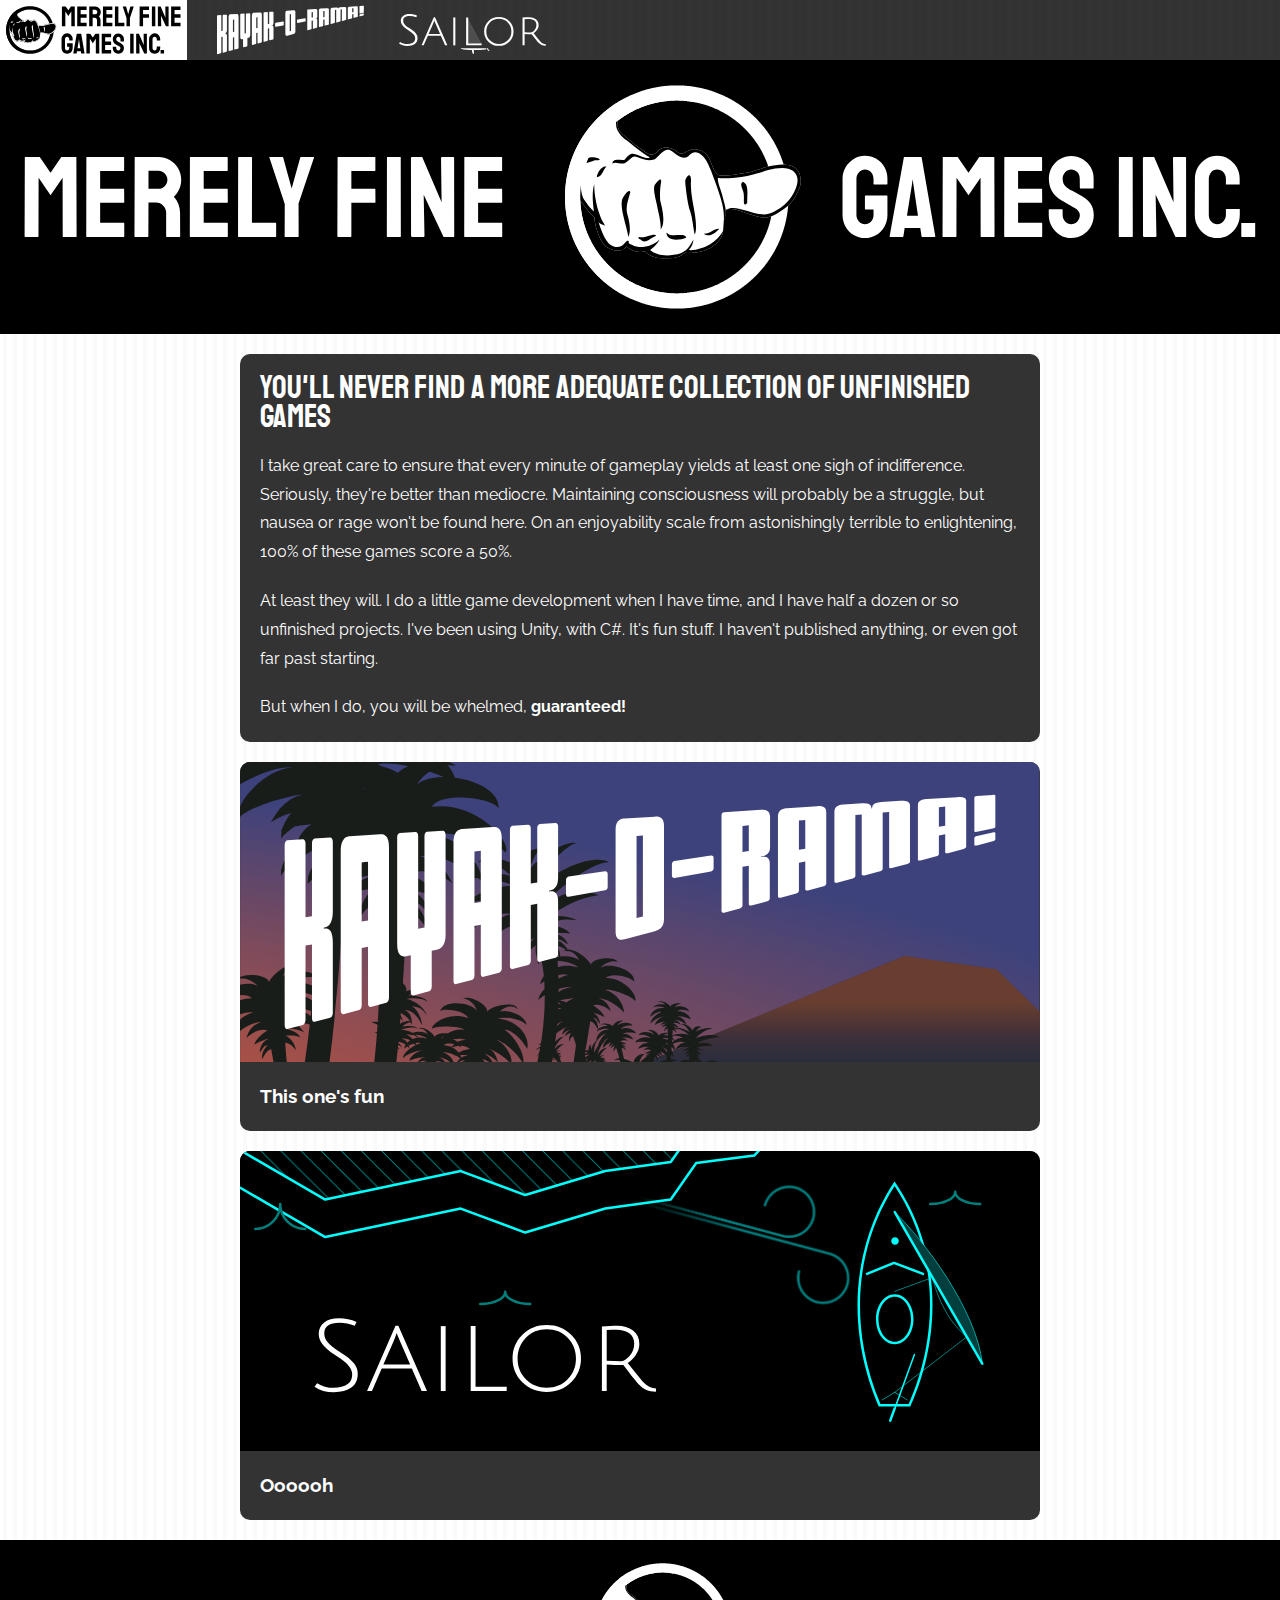
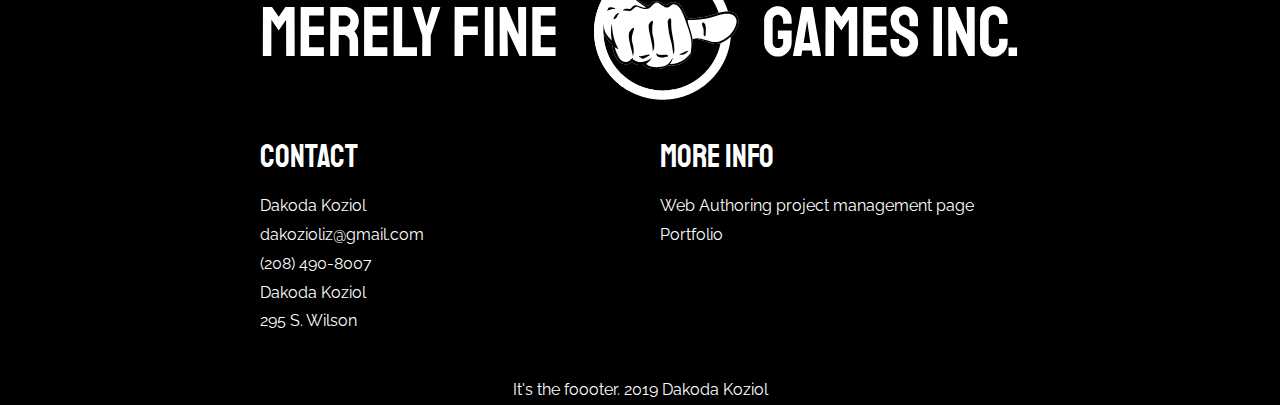
<file: index.html>
<!doctype html>
<html lang="en">
<head>
	<meta charset="utf-8">
	<title>Merely Fine Games INC.</title>
	<link rel="icon" href="images/Logo.svg">
	
	<link href="main.css" rel="stylesheet" type="text/css">
	<link href="index.css" rel="stylesheet" type="text/css">
	
	<link href="https://fonts.googleapis.com/css?family=Raleway" rel="stylesheet">
	<link href="https://fonts.googleapis.com/css?family=Staatliches" rel="stylesheet">
	
	<meta name="viewport" content="width=device-width, initial-scale=1">
</head>
<body>
	<nav>
		<a>
			<img src="images/LogoLarge.svg" alt="MFG Inc. Home" id="currentPage">
		</a>
		<a href="Kayakorama.html">
			<img src="images/Kayakorama/KayakoramaLogo.svg" alt="Kayakorama">
		</a>
		<a href="Sailor.html">
			<img src="images/Sailor/SailorLogo.svg" alt="Sailor">
		</a>
	</nav>
	
	<header>
		<img src="images/LogoWide.svg" alt="Merely Fine Games INC. wide logo">
	</header>
	
	
	
	<article> 
		<section id="about">
			<h2>You'll never find a more adequate collection of unfinished games</h2>
			
			<p>I take great care to ensure that every minute of gameplay yields at least one sigh of indifference. Seriously, they're better than mediocre. Maintaining consciousness will probably be a struggle, but nausea or rage won't be found here. On an enjoyability scale from astonishingly terrible to enlightening, 100% of these games score a 50%.</p>
			
			<p>At least they will. I do a little game development when I have time, and I have half a dozen or so unfinished projects. I've been using Unity, with C#. It's fun stuff. I haven't published anything, or even got far past starting.</p>
			
			<p>But when I do, you will be whelmed, <b>guaranteed!</b></p>
		</section>
	</article>
	
	
	<div id="gameGallery">
		<a href="Kayakorama.html">
		<div class="logoWide">
			<img src="images/Kayakorama/miniKayakoramaBanner.svg" alt="Kayakorama small banner">
			<h3>This one's fun</h3>
		</div></a>

		<a href="Sailor.html">
		<div class="logoWide">
			<img src="images/Sailor/miniSailorBanner.svg" alt="Sailor small banner">
			<h3>Oooooh</h3>
		</div></a>
	</div>
	
	
	<footer>
		<div id="contact">
			<img src="images/LogoWide.svg" alt="Merely Fine Games INC. wide logo">
			
			<div class="column">
				<h2>Contact</h2>
				<ul>
					<li>Dakoda Koziol</li>
					<li>dakozioliz@gmail.com</li>
					<li>(208) 490-8007</li>
					<li>Dakoda Koziol</li>
					<li>295 S. Wilson</li>
				</ul>
			</div>
			
			<div class="column">
				<h2>More info</h2>
				<ul>
					<li><a href="https://students.csitech.net/dkoziol/cmp.html">Web Authoring project management page</a></li>
					<li><a href="https://dkoziol2.wixsite.com/dakodakoziol">Portfolio</a></li>
				</ul>
			</div>
		</div>
		<div id="bottomText">It's the foooter. 2019 Dakoda Koziol</div>
	</footer>
</body>
</html>
</file>
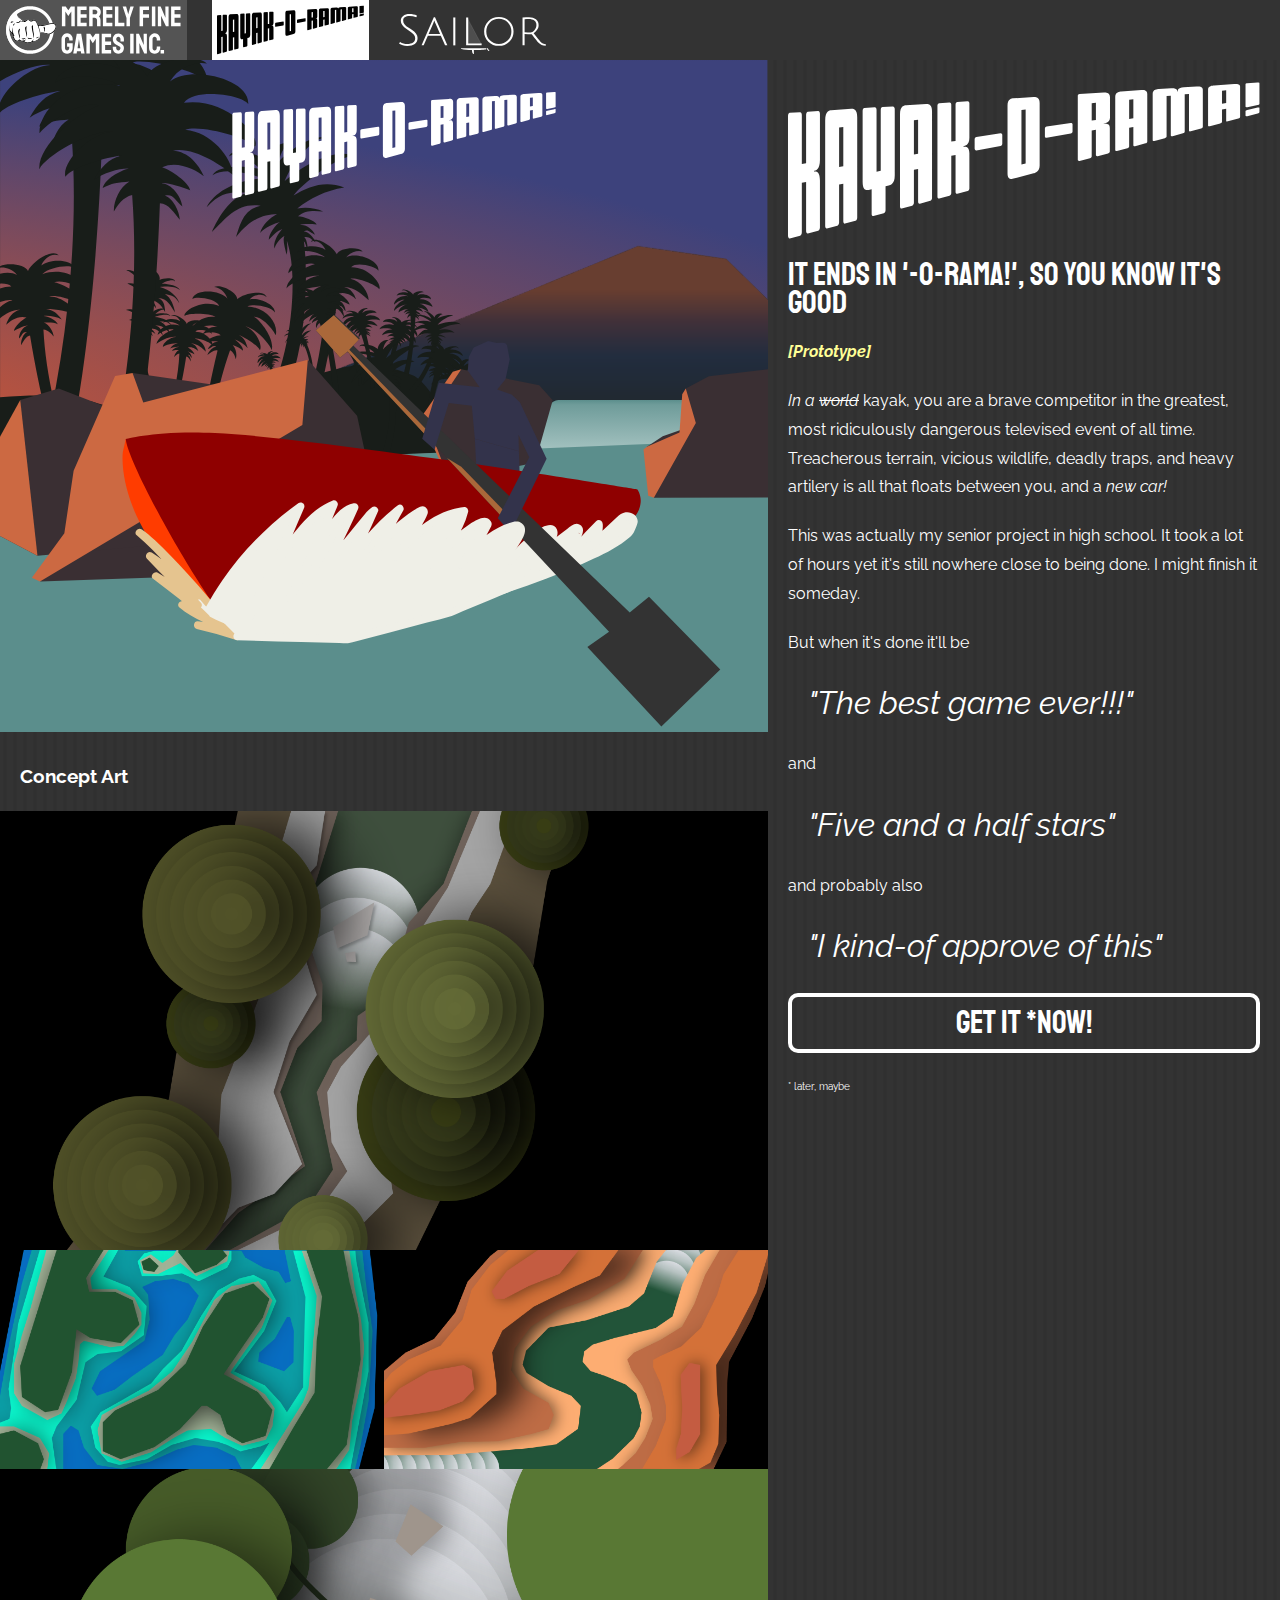
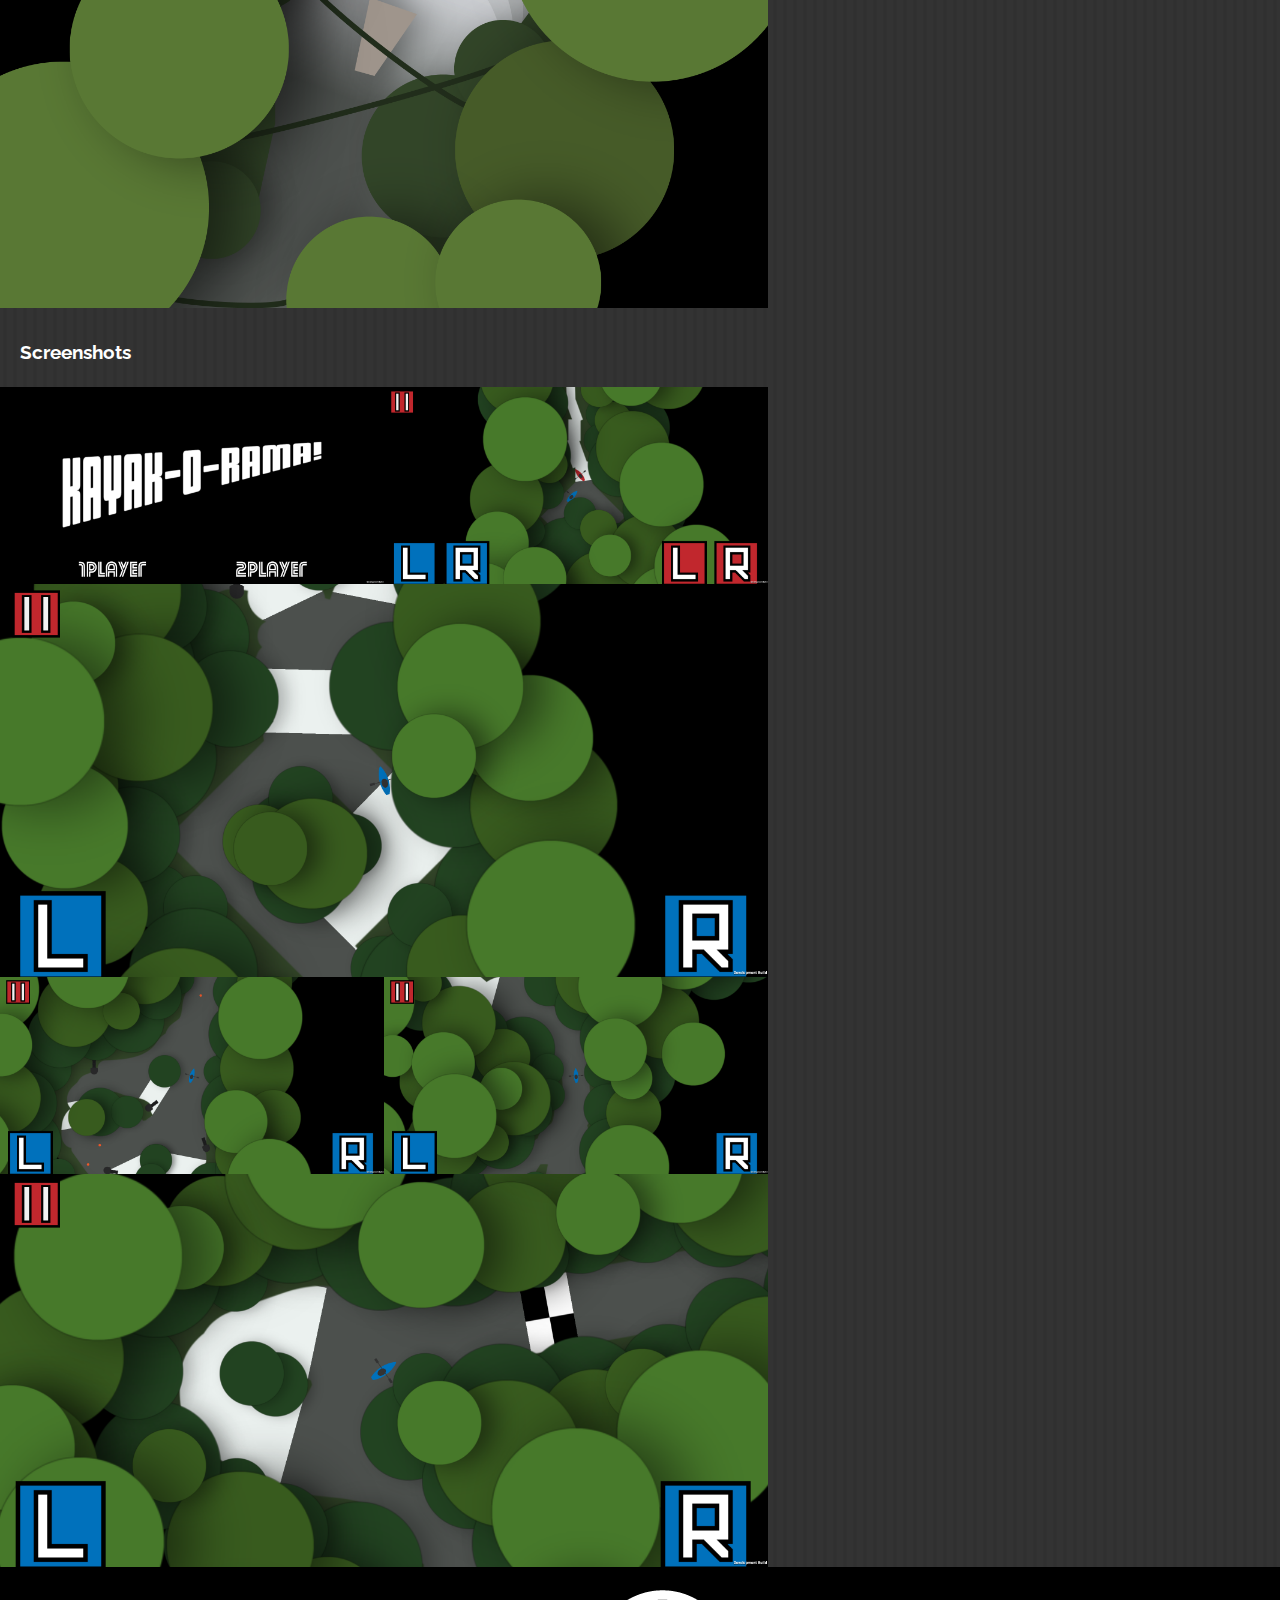
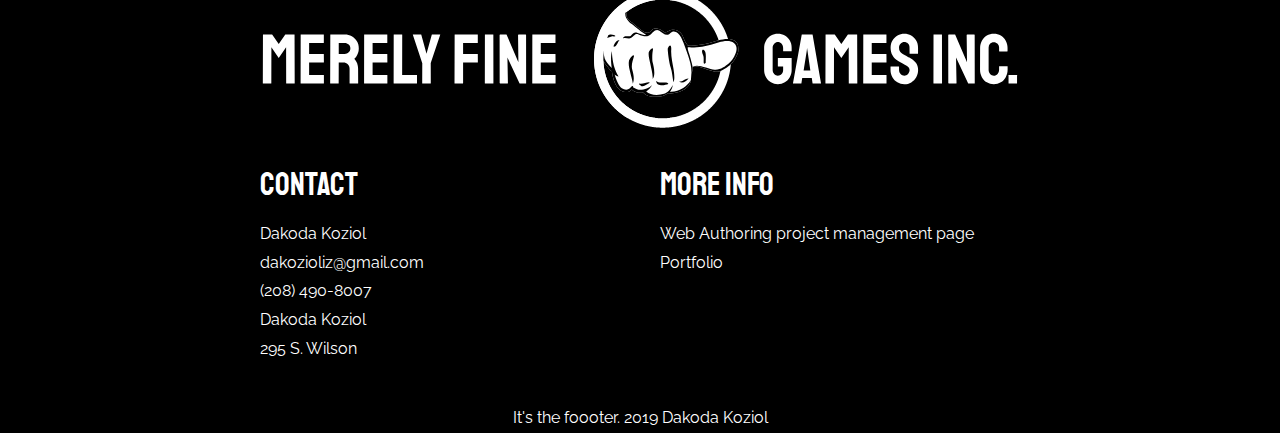
<file: Kayakorama.html>
<!doctype html>
<html lang="en">
<head>
	<meta charset="utf-8">
	<title>Kayakorama - Merely Fine Games INC.</title>
	
	<link href="main.css" rel="stylesheet" type="text/css">
	<link href="gamePage.css" rel="stylesheet" type="text/css">
	
	<link href="https://fonts.googleapis.com/css?family=Raleway" rel="stylesheet">
	<link href="https://fonts.googleapis.com/css?family=Staatliches" rel="stylesheet">
	
	<meta name="viewport" content="width=device-width, initial-scale=1">
</head>
<body>
	<nav>
		<a href="index.html">
			<img src="images/LogoLarge.svg" alt="MFG Inc. Home">
		</a>
		<a>
			<img src="images/Kayakorama/KayakoramaLogo.svg" alt="Kayakorama"
			id="currentPage">
		</a>
		<a href="Sailor.html">
			<img src="images/Sailor/SailorLogo.svg" alt="Sailor">
		</a>
	</nav>
	
	<article> 
		<section id="about">
			<img src="images/Kayakorama/KayakoramaLogo.svg" alt="Kayakorama logo">
			<h2>It ends in '-o-rama!', so you know it's good</h2>
			<div id="version">[Prototype]</div>
			
			<p><em>In a <s>world</s></em> kayak, you are a brave competitor in the greatest, most ridiculously dangerous televised event of all time. Treacherous terrain, vicious wildlife, deadly traps, and heavy artilery is all that floats between you, and a <em>new car!</em></p>
			
			<p>This was actually my senior project in high school. It took a lot of hours yet it's still nowhere close to being done. I might finish it someday.</p>
			<p>But when it's done it'll be</p>
			
			<blockquote>"The best game ever!!!"</blockquote>
			
			<p>and</p>
			
			<blockquote>"Five and a half stars"</blockquote>
			
			<p>and probably also</p>
			
			<blockquote>"I kind-of approve of this"</blockquote>
			
			<div class="button">Get it *now!</div>
			<p class="footnote">* later, maybe</p>
			
		</section>
		
		<div id="gallery">
			<div>
				<img src="images/Kayakorama/KayakoramaBanner.svg" alt="Kayakorama banner">
			</div>
			
			<h3>Concept Art</h3>
			<div>
				<img src="images/Kayakorama/Concept/WhitewaterForest@2x.png" alt="Kayakorama Forest terrain concept">
			</div>
			<div class="column">
				<img src="images/Kayakorama/Concept/Archipelago@2x.png" alt="Kayakorama Archipelago terrain concept">
			</div>
			<div class="column">
				<img src="images/Kayakorama/Concept/Canyon@2x.png" alt="Kayakorama Canyon terrain concept">
			</div>
			<div>
				<img src="images/Kayakorama/Concept/SketchyJungle@2x.png" alt="Kayakorama Jungle terrain concept">
			</div>
			
			<h3>Screenshots</h3>
			<div class="column">
				<img src="images/Kayakorama/Screenshots/Screenshot_20190508-150048.png" alt="Kayakorama main menu">
			</div>
			<div class="column">
				<img src="images/Kayakorama/Screenshots/Screenshot_20190508-145725.png" alt="Kayakorama two-player">
			</div>
			<div>
				<img src="images/Kayakorama/Screenshots/Screenshot_20190508-145548.png" alt="Kayakorama rapids">
			</div>
			<div class="column">
				<img src="images/Kayakorama/Screenshots/Screenshot_20190508-145812.png" alt="Kayakorama hostility">
			</div>
			<div class="column">
				<img src="images/Kayakorama/Screenshots/Screenshot_20190508-145647.png" alt="Kayakorama peacefullness">
			</div>
			<div>
				<img src="images/Kayakorama/Screenshots/Screenshot_20190508-145829.png" alt="Kayakorama finish">
			</div>
		</div>
	</article>
	
	<footer>
		<div id="contact">
			<img src="images/LogoWide.svg" alt="Merely Fine Games INC. wide logo">
			
			<div class="column">
				<h2>Contact</h2>
				<ul>
					<li>Dakoda Koziol</li>
					<li>dakozioliz@gmail.com</li>
					<li>(208) 490-8007</li>
					<li>Dakoda Koziol</li>
					<li>295 S. Wilson</li>
				</ul>
			</div>
			
			<div class="column">
				<h2>More info</h2>
				<ul>
					<li><a href="https://students.csitech.net/dkoziol/cmp.html">Web Authoring project management page</a></li>
					<li><a href="https://dkoziol2.wixsite.com/dakodakoziol">Portfolio</a></li>
				</ul>
			</div>
		</div>
		<div id="bottomText">It's the foooter. 2019 Dakoda Koziol</div>
	</footer>
</body>
</html>
</file>
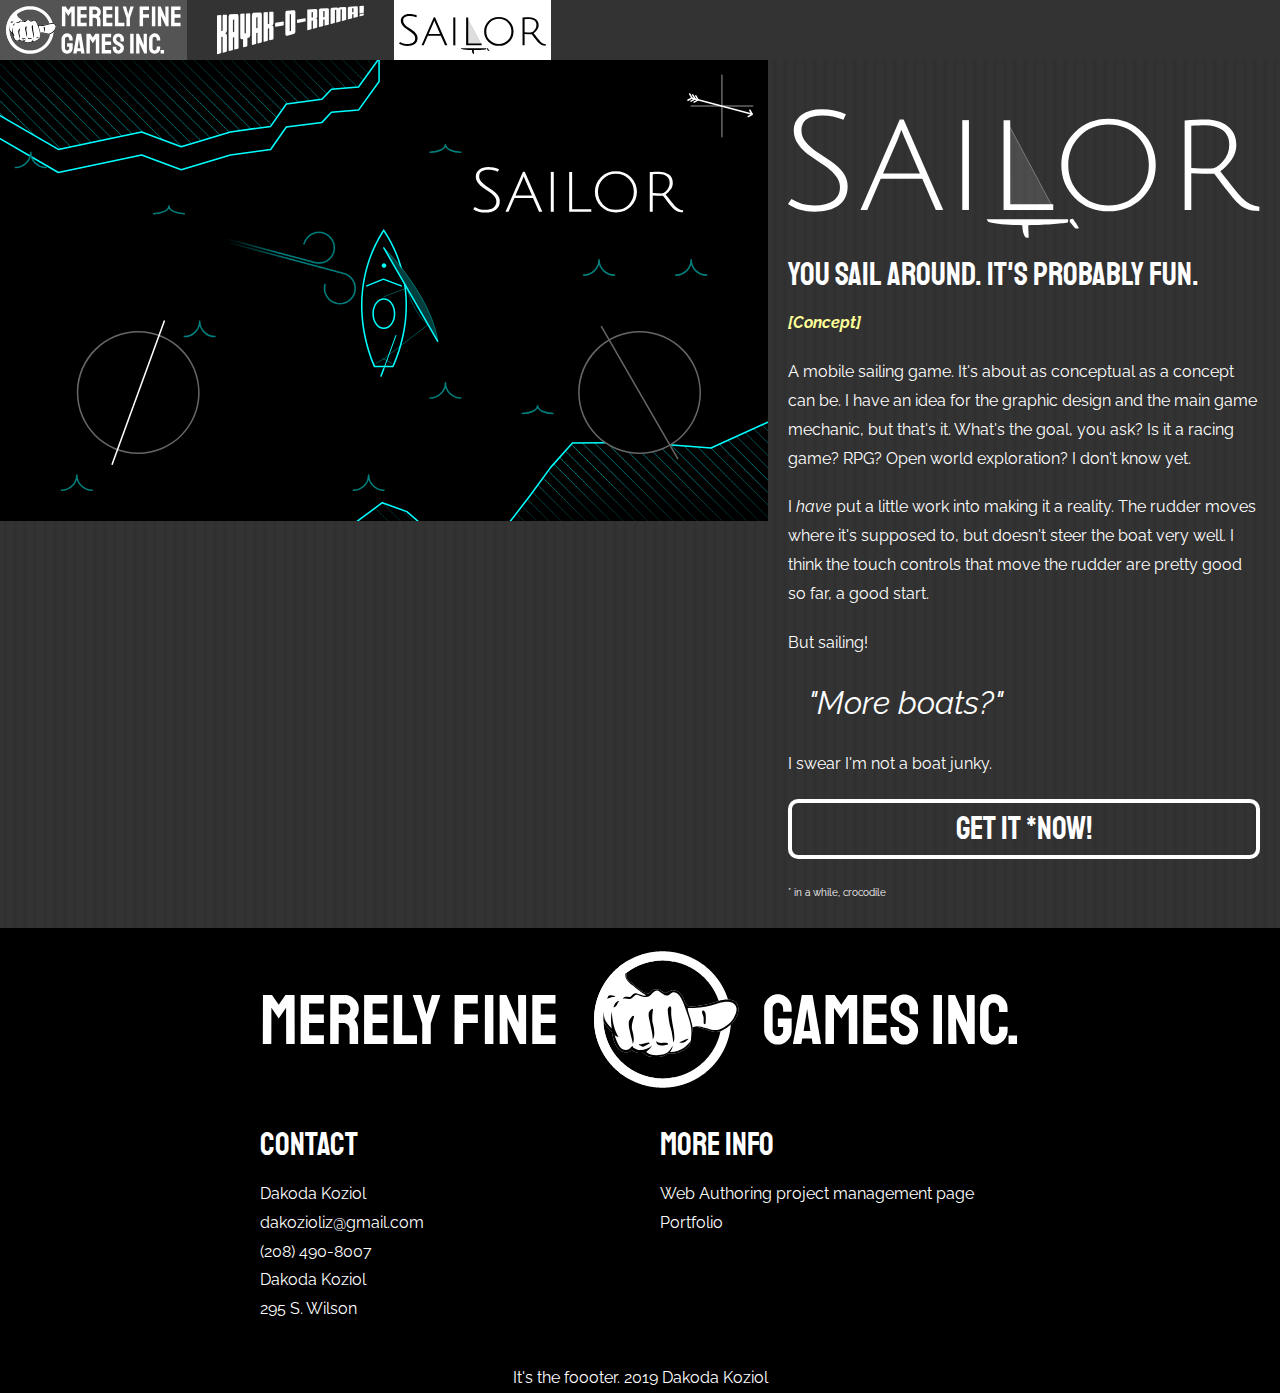
<file: Sailor.html>
<!doctype html>
<html lang="en">
<head>
	<meta charset="utf-8">
	<title>Kayakorama - Merely Fine Games INC.</title>
	
	
	<link href="main.css" rel="stylesheet" type="text/css">
	<link href="gamePage.css" rel="stylesheet" type="text/css">
	
	<link href="https://fonts.googleapis.com/css?family=Raleway" rel="stylesheet">
	<link href="https://fonts.googleapis.com/css?family=Staatliches" rel="stylesheet">
	
	<meta name="viewport" content="width=device-width, initial-scale=1">
</head>
<body>
	<nav>
		<a href="index.html">
			<img src="images/LogoLarge.svg" alt="MFG Inc. Home">
		</a>
		<a href="Kayakorama.html">
			<img src="images/Kayakorama/KayakoramaLogo.svg" alt="Kayakorama">
		</a>
		<a>
			<img src="images/Sailor/SailorLogo.svg" alt="Sailor"
			id="currentPage">
		</a>
	</nav>
	
	<article> 
		<section id="about">
			<img src="images/Sailor/SailorLogo.svg" alt="Sailor logo">
			<h2>You sail around. It's probably fun.</h2>
			<div id="version">[Concept]</div>
			
			<p>A mobile sailing game. It's about as conceptual as a concept can be. I have an idea for the graphic design and the main game mechanic, but that's it. What's the goal, you ask? Is it a racing game? RPG? Open world exploration? I don't know yet.</p>
			
			<p>I <em>have</em> put a little work into making it a reality. The rudder moves where it's supposed to, but doesn't steer the boat very well. I think the touch controls that move the rudder are pretty good so far, a good start.</p>
			
			<p>But sailing!</p>
			
			<blockquote>"More boats?"</blockquote>
			
			<p>I swear I'm not a boat junky.</p>
			
			<div class="button">Get it *now!</div>
			<p class="footnote">* in a while, crocodile</p>
			
		</section>
		
		<div id="gallery">
			<div>
				<img src="images/Sailor/SailorConceptBanner.svg" alt="Sailor banner">
			</div>
		</div>
	</article>
	
	<footer>
		<div id="contact">
			<img src="images/LogoWide.svg" alt="Merely Fine Games INC. wide logo">
			
			<div class="column">
				<h2>Contact</h2>
				<ul>
					<li>Dakoda Koziol</li>
					<li>dakozioliz@gmail.com</li>
					<li>(208) 490-8007</li>
					<li>Dakoda Koziol</li>
					<li>295 S. Wilson</li>
				</ul>
			</div>
			
			<div class="column">
				<h2>More info</h2>
				<ul>
					<li><a href="https://students.csitech.net/dkoziol/cmp.html">Web Authoring project management page</a></li>
					<li><a href="https://dkoziol2.wixsite.com/dakodakoziol">Portfolio</a></li>
				</ul>
			</div>
		</div>
		<div id="bottomText">It's the foooter. 2019 Dakoda Koziol</div>
	</footer>
</body>
</html>
</file>
<file: main.css>
@charset "utf-8";

#bannerLogo,article{
	max-width: 60%;
}
#bannerLogo{
	display: block;
}
#bottomText{
	text-align: center;
	clear: both;
}
#contact{
	width:800px;
	margin:20px auto;
	overflow: auto;
}
#version{
	margin:20px;
	font-style: italic;
	font-weight: bolder;
	color: #FFFF97;
}

.footnote{
	font-size: 0.6em;
}

.logoWide{
	background-color: #333333;
	overflow:auto;
	margin: 20px;
	border-radius: 10px;
}
.logoWide img{
	margin:0px;
}
.logoWide:active{
	filter: brightness(150%);
	transition: all ease 0.1s;
}

.column{
	width:50%;
	float: left;
}

/*BUTTONS*/
.button{
	box-sizing: border-box;
	line-height: 60px;
	text-align: center;
	
	font-size: 2rem;
	font-family: 'Staatliches', cursive;
	font-weight: normal;
	
	margin: 20px;
	border-radius: 10px;
	box-shadow:inset 0px 0px 0px 4px white;
}

.button:hover{
	box-shadow: none;
	font-weight: bolder;
	background-color: white;
	color:black;
	transition: all ease 0.2s;
}
.button:active{
	box-shadow: none;
	font-weight: bold;
	background-color: #FFFF97;
	color:#333333;
	transition: all ease 0.1s;
}
/**/

blockquote{
	font-size: 2em;
	font-style: italic;
}
img{
	margin: 20px;
	display: block;
	max-width: 100%;
}
header img{
	padding-top: 20px;
	padding-bottom: 20px;
	margin-top:0px;
	margin-bottom:0px;
}

/*nav*/
nav img{
	height: 50px;
	padding: 5px;
	margin:0px;
	margin-right:25px;
	display: block;
	float: left;
}
nav img:hover{
	background-color: #5F5F5FBB;
	transition: all ease 0.2s;
}
nav img:active{
	filter: invert(1);
	-webkit-filter: invert(1);
	background-color: #000068;/*inverted yellow*/
	transition: all ease 0.1s;
}
nav img#currentPage{
	filter: invert(1);
	-webkit-filter: invert(1);
	background-color: black;/*inverted white*/
}
nav a{
	overflow:visible;
}
nav{
	z-index: 50;
	list-style-type: none;
	overflow: hidden;
	margin: 0px;
	background-color: #000000cc;
	position: -webkit- sticky;
	position: sticky;
	top: 0px;
}
/**/
html{
	
}
body {
	background-color: white;
	font-size: 16px;
	color: white;
	line-height: 1.8em;
	font-style: normal;
	margin: 0 auto;
	padding: 0;
	font-family: 'Raleway', sans-serif;
}
h2 {
	margin: 20px;
	font-size: 2rem;
	font-family: 'Staatliches', cursive;
	font-weight: normal;
}
h3{
	margin:20px;
}
p{
	margin: 20px;
}
header{
	background-color: black;
	margin:0 auto;
}
header img{
	
}

article {
	margin: 20px auto;
	background-color: #333333;
	overflow: auto;
}
footer{
	background-color: black;
	margin:0 auto;
}
footer ul{
	list-style-type: none;
	margin:20px;
	padding:0px;
}

a:link {
	text-decoration: none;
	color: #FFFFFF;
}
a:visited {
	color: #FFFF;
}
a:hover {
	color: #FFFF97;
}

a .logoWide {
	color: white;
}


/* small phone */
@media screen and (max-width: 600px) {
	
	#contact{
		width:100%;
		margin:0px auto;
	}
	article {
		max-width: 100%;
		margin: 0;
	}
	.column{
		width:100%;
	}
	.logoWide{
		margin:0px;
		border-radius: 0px;
	}
	.logoWide h3{
		margin-bottom:30px;
	}
	nav{
		position: inherit;
	}
	nav img{
		width:100%;
	}
	nav img#currentPage{
		position: sticky;
		top:0px;
	}
}
/* medium device */
@media screen and (min-width: 601px) and (max-width: 1000px) {
	article {
		max-width: 80%;
	}
	#contact{
		width:80%;
		
	}
	.logoWide{
		max-width: 80%;
		margin:20px auto;
	}
	.logoWide:hover{
		max-width:90%;
		transition: all ease 0.2s;
	}
}
/* normal device */
@media screen and (min-width: 1001px) {
	article {
		max-width: 800px;
	}
	#contact{
		width:800px;
	}
	.logoWide{
		width:800px;
		margin:20px auto;
	}
	.logoWide:hover{
		width:880px;
		transition: all ease 0.2s;
	}
}
</file>
<file: index.css>
body{
	background-image:url(images/lightTile.svg);
	background-size: 10px;
}
article {
	border-radius: 10px;
	
}
/* small phone */
@media screen and (max-width: 600px) {
	article {
		border-radius: 0px;
	}
}
</file>
<file: gamePage.css>
@charset "utf-8";

#gallery{
	float: left;
	width: 60%;
}
#gallery h3{
	margin-top: 30px;
}
#gallery img{
	margin: 0px;
}
#about{
	margin:0px;
	float:right;
	width:40%;
	height: auto;
}
#contact{
	margin-top:0px;
}
article{
	max-width: 100%;
	margin:0px;
	background-image:url(images/darkTile.svg);
	background-size: 10px;
}
article:after{
	clear: both;
}


/* small phone */
@media screen and (max-width: 600px) {
	#gallery, #about{
		width:100%;
		float:none;
	}
	nav{
		background-color: black;
	}
}
@media screen and (min-width: 601px) {
	#gallery .column:hover{
		filter:grayscale(50%);
		transition: all ease 0.2s;
	}
	#gallery .column:active{
		filter:none;
		width:100%;
		padding-top:20px;
		padding-bottom:20px;
		transition: all ease 0.2s;
	}
}
</file>
